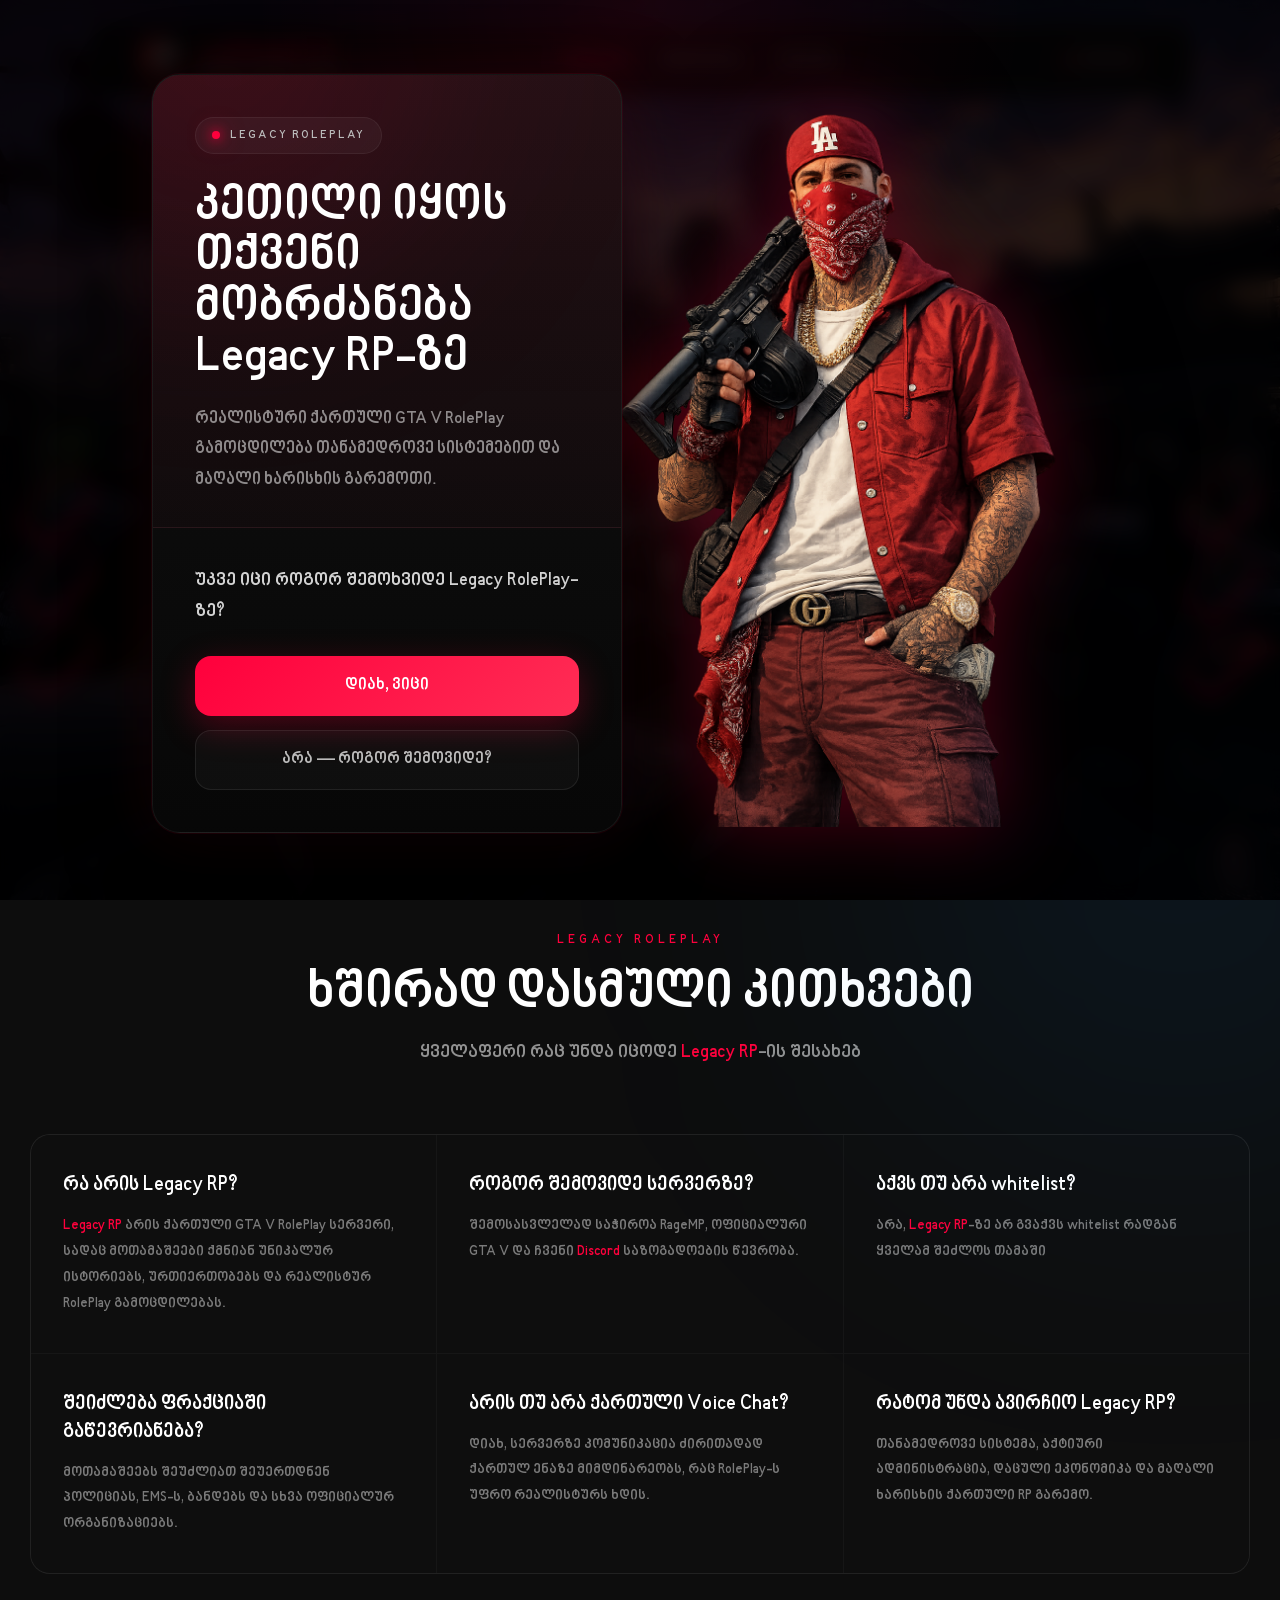
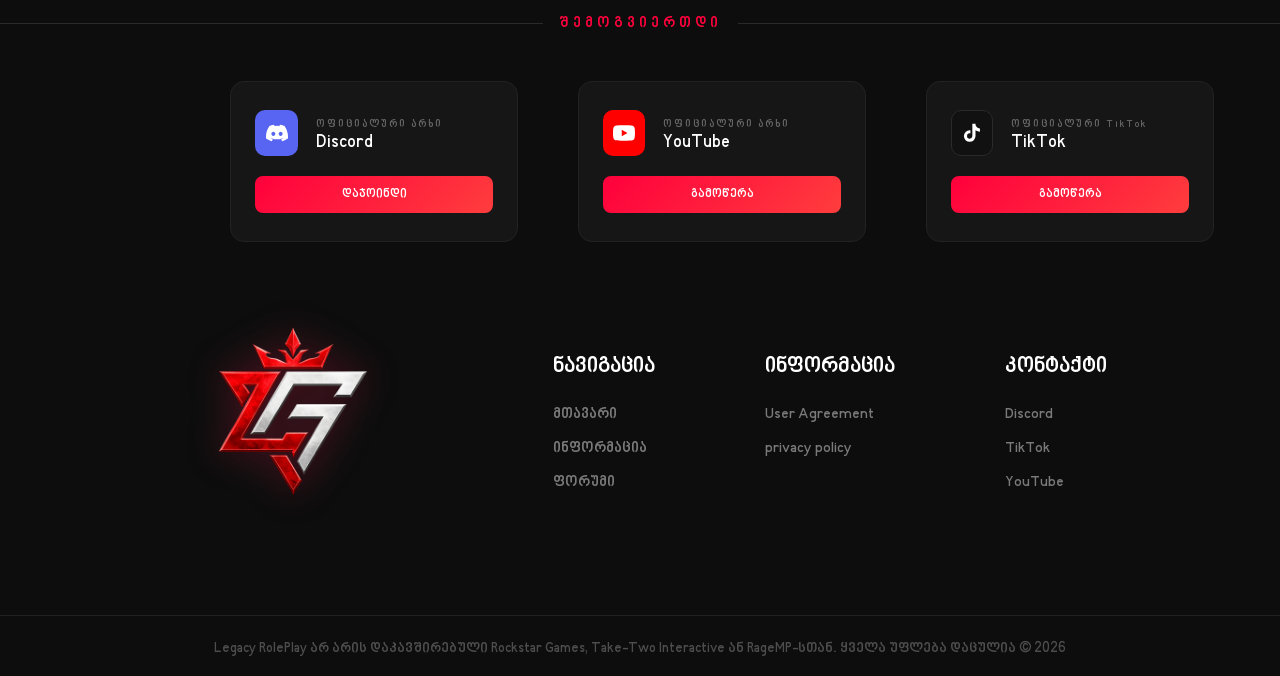
<file: index.html>
<!DOCTYPE html>
<html lang="en">
<head>
  <meta charset="UTF-8" />
  <meta name="viewport" content="width=device-width, initial-scale=1.0"/>

  <title>Legacy RolePlay</title>

  <link rel="stylesheet" href="./style.css">
</head>

<body>

<header class="header">

<a href="./index.html" class="logo">

  <img src="./photo/LegacyRpNewLogo.png" alt="Logo" class="logo-img">

<div class="hero-title">

  <span class="legacy-text">LEGACY</span>

  <span class="rp-text">ROLEPLAY</span>

</div>
</a>
  <nav class="navbar">
    <a href="./index.html" class="active">მთავარი</a>
    <a href="./About.html">ინფორმაცია</a>
    <a href="./Contact.html">ფორუმი</a>
  </nav>

<div class="actions">
  <div class="server-status">
    <div class="status-dot" id="status-dot"></div>
    <span id="server-text">იტვირთება...</span>
  </div>
  <div class="divider"></div>
</div>

<script>
  async function fetchServerStatus() {
    const statusDot = document.getElementById('status-dot');
    const serverText = document.getElementById('server-text');

    try {
      const response = await fetch('http://26.197.31.1:22005/players', {
        signal: AbortSignal.timeout(5000)
      });

      if (!response.ok) throw new Error('offline');

      const data = await response.json();
      const online = Array.isArray(data) ? data.length : (data.count ?? '?');

      statusDot.style.background = '#00ff88';
      serverText.textContent = `ონლაინი: ${online} მოთამაშე`;

    } catch (err) {
      statusDot.style.background = '#ff4444';
      serverText.textContent = 'ოფლაინი';
    }
  }

  fetchServerStatus();
  setInterval(fetchServerStatus, 30000); 
</script>


</div>

</header>

<div class="popup" id="popup">

    <div class="popup-overlay"></div>

    <div class="popup-wrapper">

        <div class="popup-character">
            <img src="./photo/GangMember.png" alt="">
        </div>

        <div class="popup-box">

            <div class="popup-glow"></div>

            <div class="popup-header">

                <div class="popup-badge">
                    <span class="badge-dot"></span>
                    LEGACY ROLEPLAY
                </div>

                <h1>
                    კეთილი იყოს თქვენი<br>
                    მობრძანება Legacy RP-ზე
                </h1>

                <p>
                    რეალისტური ქართული GTA V RolePlay გამოცდილება
                    თანამედროვე სისტემებით და მაღალი ხარისხის გარემოთი.
                </p>

            </div>

            <div class="popup-body">

                <div class="popup-question">
                    უკვე იცი როგორ შემოხვიდე Legacy RolePlay-ზე?
                </div>

                <div class="popup-buttons">

                    <button class="popup-btn primary-btn" onclick="enterSite()">
                        <span>დიახ, ვიცი</span>
                    </button>

                    <button class="popup-btn secondary-btn" onclick="openTutorial()">
                        <span>არა — როგორ შემოვიდე?</span>
                    </button>

                </div>

            </div>

        </div>

    </div>

</div>

  </section>

<div class="scroll-indicator left-scroll">
  <span></span>
  <span></span>
  <span></span>
</div>

<div class="scroll-indicator right-scroll">
  <span></span>
  <span></span>
  <span></span>
</div>

<section class="main-home">

</section>
<h1 class="bre"></h1>
  <script src="./app.js"></script>
 

<section class="faq-section">

    <div class="faq-top">
        <span class="faq-sub">LEGACY ROLEPLAY</span>
        <h1>ხშირად დასმული კითხვები</h1>
        <p>
            ყველაფერი რაც უნდა იცოდე <span>Legacy RP</span>-ის შესახებ
        </p>
    </div>

    <div class="faq-grid">

        <div class="faq-card">
            <h3>რა არის Legacy RP?</h3>
            <p>
                <span>Legacy RP</span> არის ქართული GTA V RolePlay სერვერი,
                სადაც მოთამაშეები ქმნიან უნიკალურ ისტორიებს,
                ურთიერთობებს და რეალისტურ RolePlay გამოცდილებას.
            </p>
        </div>

        <div class="faq-card">
            <h3>როგორ შემოვიდე სერვერზე?</h3>
            <p>
                შემოსასვლელად საჭიროა RageMP, ოფიციალური GTA V
                და ჩვენი <span>Discord</span> საზოგადოების წევრობა.
            </p>
        </div>

        <div class="faq-card">
            <h3>აქვს თუ არა whitelist?</h3>
            <p>
                არა, <span>Legacy RP</span>-ზე არ გვაქვს whitelist რადგან ყველამ შეძლოს თამაში
            </p>
        </div>

        <div class="faq-card">
            <h3>შეიძლება ფრაქციაში გაწევრიანება?</h3>
            <p>
                მოთამაშეებს შეუძლიათ შეუერთდნენ პოლიციას,
                EMS-ს, ბანდებს და სხვა ოფიციალურ ორგანიზაციებს.
            </p>
        </div>

        <div class="faq-card">
            <h3>არის თუ არა ქართული Voice Chat?</h3>
            <p>
                დიახ, სერვერზე კომუნიკაცია ძირითადად ქართულ ენაზე მიმდინარეობს,
                რაც RolePlay-ს უფრო რეალისტურს ხდის.
            </p>
        </div>

        <div class="faq-card">
            <h3>რატომ უნდა ავირჩიო Legacy RP?</h3>
            <p>
                თანამედროვე სისტემა, აქტიური ადმინისტრაცია,
                დაცული ეკონომიკა და მაღალი ხარისხის ქართული RP გარემო.
            </p>
        </div>

    </div>

</section>



<section class="site-footer">
 
  <div class="ft-divider">
    <div class="ft-line"></div>
    <span class="ft-title">შემოგვიერთდი</span>
    <div class="ft-line"></div>
  </div>
 
  <div class="ft-grid">
 
    <div class="ft-card">
      <div class="ft-card-top">
        <div class="ft-icon" style="background:#5865F2;">
          <svg width="22" height="22" viewBox="0 0 24 24" fill="white" xmlns="http://www.w3.org/2000/svg">
            <path d="M20.317 4.492c-1.53-.69-3.17-1.2-4.885-1.49a.075.075 0 0 0-.079.036c-.21.369-.444.85-.608 1.23a18.566 18.566 0 0 0-5.487 0 12.36 12.36 0 0 0-.617-1.23A.077.077 0 0 0 8.562 3c-1.714.29-3.354.8-4.885 1.491a.07.07 0 0 0-.032.027C.533 9.093-.32 13.555.099 17.961a.08.08 0 0 0 .031.055 20.03 20.03 0 0 0 5.993 2.98.078.078 0 0 0 .084-.026c.462-.62.874-1.275 1.226-1.963.021-.04.001-.088-.041-.104a13.201 13.201 0 0 1-1.872-.878.075.075 0 0 1-.008-.125c.126-.093.252-.19.372-.287a.075.075 0 0 1 .078-.01c3.927 1.764 8.18 1.764 12.061 0a.075.075 0 0 1 .079.009c.12.098.245.195.372.288a.075.075 0 0 1-.006.125c-.598.344-1.22.635-1.873.877a.075.075 0 0 0-.041.105c.36.687.772 1.341 1.225 1.962a.077.077 0 0 0 .084.028 19.963 19.963 0 0 0 6.002-2.981.076.076 0 0 0 .032-.054c.5-5.094-.838-9.52-3.549-13.442a.06.06 0 0 0-.031-.028zM8.02 15.278c-1.182 0-2.157-1.069-2.157-2.38 0-1.312.956-2.38 2.157-2.38 1.21 0 2.176 1.077 2.157 2.38 0 1.312-.956 2.38-2.157 2.38zm7.975 0c-1.183 0-2.157-1.069-2.157-2.38 0-1.312.955-2.38 2.157-2.38 1.21 0 2.176 1.077 2.157 2.38 0 1.312-.946 2.38-2.157 2.38z"/>
          </svg>
        </div>
        <div class="ft-meta">
          <span class="ft-sub">ოფიციალური არხი</span>
          <span class="ft-name">Discord</span>
        </div>
      </div>

      <a href="https://discord.gg/FBgQDQxsaq" class="ft-btn">დაჯოინდი</a>
    </div>
 
    <div class="ft-card">
      <div class="ft-card-top">
        <div class="ft-icon" style="background:#FF0000;">
          <svg width="22" height="22" viewBox="0 0 24 24" fill="white" xmlns="http://www.w3.org/2000/svg">
            <path d="M23.498 6.186a3.016 3.016 0 0 0-2.122-2.136C19.505 3.545 12 3.545 12 3.545s-7.505 0-9.377.505A3.017 3.017 0 0 0 .502 6.186C0 8.07 0 12 0 12s0 3.93.502 5.814a3.016 3.016 0 0 0 2.122 2.136c1.871.505 9.376.505 9.376.505s7.505 0 9.377-.505a3.015 3.015 0 0 0 2.122-2.136C24 15.93 24 12 24 12s0-3.93-.502-5.814zM9.545 15.568V8.432L15.818 12l-6.273 3.568z"/>
          </svg>
        </div>
        <div class="ft-meta">
          <span class="ft-sub">ოფიციალური არხი</span>
          <span class="ft-name">YouTube</span>
        </div>
      </div>
      <a href="https://www.youtube.com/@geo-life1" class="ft-btn">გამოწერა</a>
    </div>
 
    <div class="ft-card">
      <div class="ft-card-top">
        <div class="ft-icon" style="background:#111; border:1px solid #2a2a2a;">
          <svg width="22" height="22" viewBox="0 0 24 24" fill="white" xmlns="http://www.w3.org/2000/svg">
            <path d="M19.59 6.69a4.83 4.83 0 0 1-3.77-4.25V2h-3.45v13.67a2.89 2.89 0 0 1-2.88 2.5 2.89 2.89 0 0 1-2.89-2.89 2.89 2.89 0 0 1 2.89-2.89c.28 0 .54.04.79.1V9.01a6.33 6.33 0 0 0-.79-.05 6.34 6.34 0 0 0-6.34 6.34 6.34 6.34 0 0 0 6.34 6.34 6.34 6.34 0 0 0 6.33-6.34V9.02a8.27 8.27 0 0 0 4.84 1.55V7.12a4.85 4.85 0 0 1-1.07-.43z"/>
          </svg>
        </div>
        <div class="ft-meta">
          <span class="ft-sub">ოფიციალური TikTok</span>
          <span class="ft-name">TikTok</span>
        </div>
      </div>
     
      <a href="https://www.tiktok.com/@legacyrpgeo?is_from_webapp=1&sender_device=pc" class="ft-btn">გამოწერა</a>
    </div>
 
  </div>
 
 
</section>

<footer class="custom-footer">

  <div class="footer-top">
    <div class="footer-logo">
      <img src="./photo/LegacyRpNewLogo.png" alt="Legacy RolePlay">
    </div>

    <div class="footer-links">

      <div class="footer-column">
        <h3>ნავიგაცია</h3>

        <a href="./index.html">მთავარი</a>
        <a href="./About.html">ინფორმაცია</a>
        <a href="./Contact.html">ფორუმი</a>
      </div>

      <div class="footer-column">
        <h3>ინფორმაცია</h3>
        <a href="./userargement.html">User Agreement</a>

        <a href="./policy.html">privacy policy</a>
      </div>

      <div class="footer-column">
        <h3>კონტაქტი</h3>

        <a href="https://discord.gg/FBgQDQxsaq">Discord</a>
        <a href="https://www.tiktok.com/@legacyrpgeo?is_from_webapp=1&sender_device=pc">TikTok</a>
        <a href="https://www.youtube.com/@geo-life1">YouTube</a>
      </div>

    </div>

  </div>

  <div class="footer-bottom">


    <div class="footer-bottom-center">
      <p>
        Legacy RolePlay არ არის დაკავშირებული Rockstar Games,
        Take-Two Interactive ან RageMP-სთან.
        ყველა უფლება დაცულია © 2026
      </p>
    </div>

  </div>

</footer>


</body>
</html>
</file>
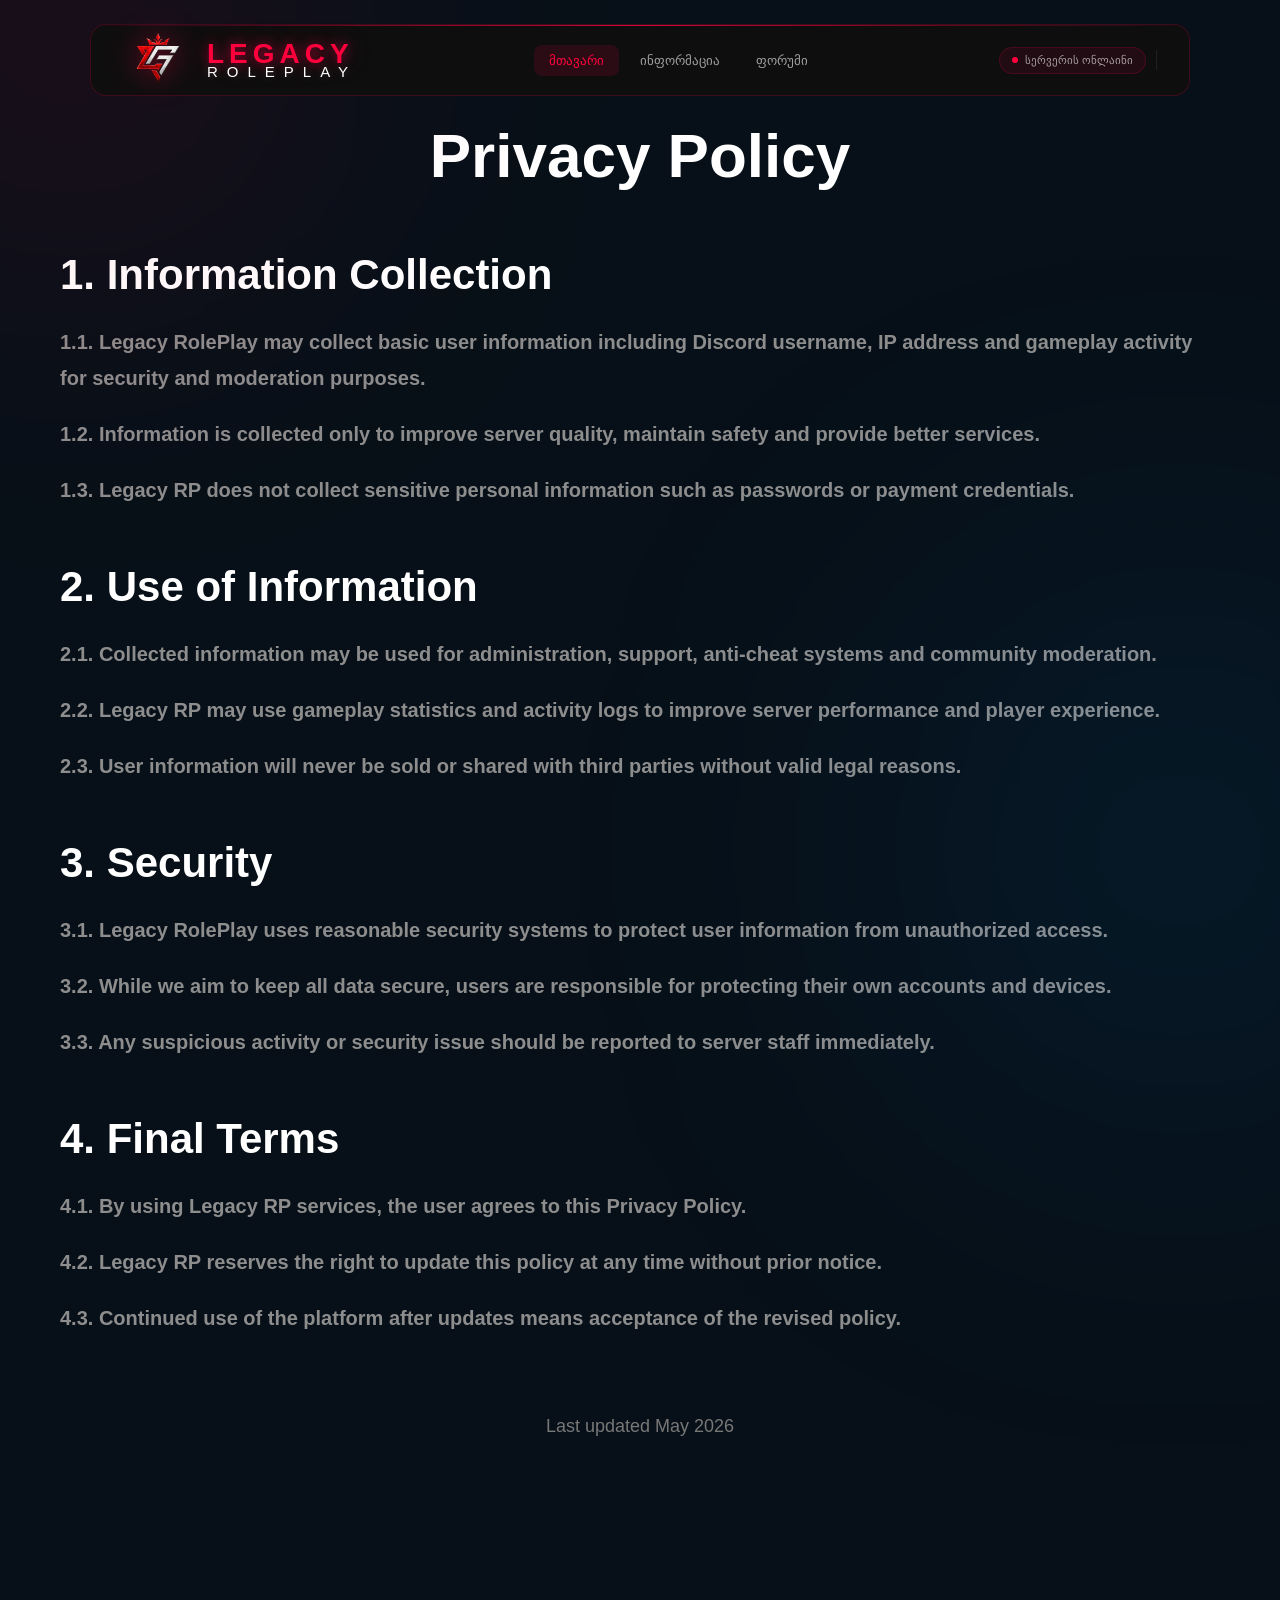
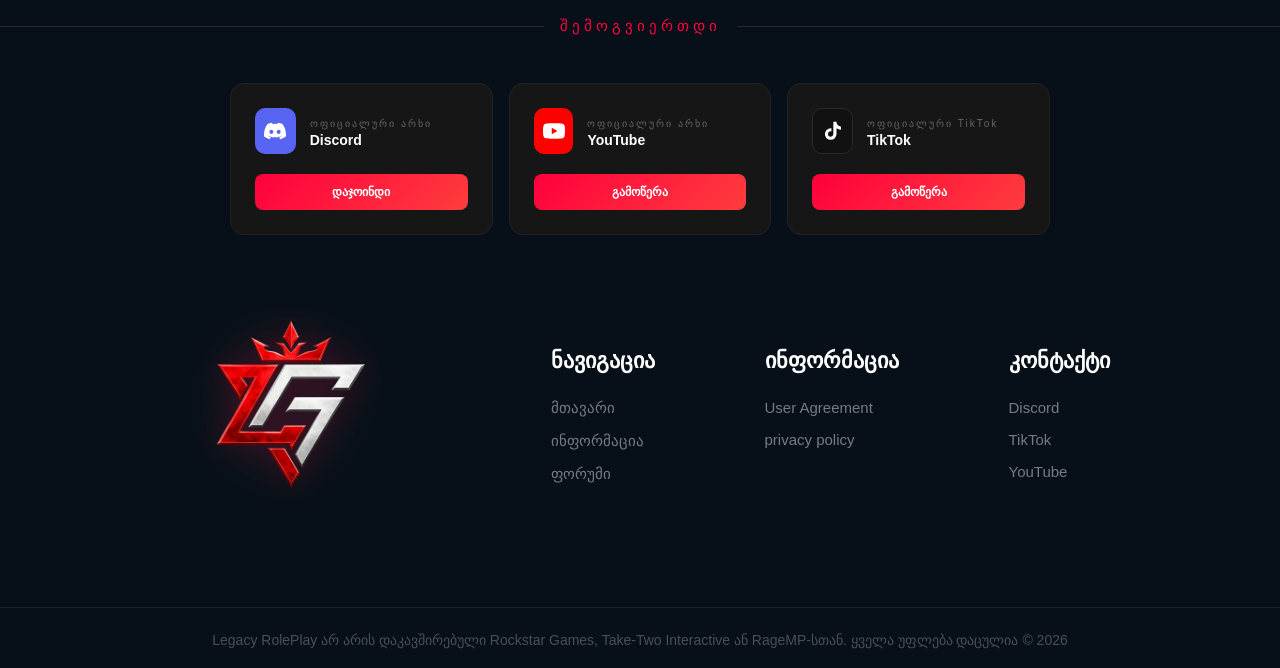
<file: policy.html>
<!DOCTYPE html>
<html lang="en">
<head>
    <meta charset="UTF-8">
    <meta name="viewport" content="width=device-width, initial-scale=1.0">
    <title>Document</title>
    <link rel="stylesheet" href="./policy.css">
</head>
<body>
        <header class="header">

<a href="./index.html" class="logo">

  <img src="./photo/LegacyRpNewLogo.png" alt="Logo" class="logo-img">

<div class="hero-title">

  <span class="legacy-text">LEGACY</span>

  <span class="rp-text">ROLEPLAY</span>

</div>
</a>
  <nav class="navbar">
    <a href="./index.html" class="active">მთავარი</a>
    <a href="./About.html">ინფორმაცია</a>
    <a href="./Contact.html">ფორუმი</a>
  </nav>

  <div class="actions">
    <div class="server-status">
      <div class="status-dot"></div>
      სერვერის ონლაინი
    </div>
    <div class="divider"></div>
  </div>

</header>


<section class="privacy-policy">

  <div class="pp-container">

    <h1>Privacy Policy</h1>

    <div class="pp-block">
      <h2>1. Information Collection</h2>

      <p>
        1.1. Legacy RolePlay may collect basic user information including Discord username, IP address and gameplay activity for security and moderation purposes.
      </p>

      <p>
        1.2. Information is collected only to improve server quality, maintain safety and provide better services.
      </p>

      <p>
        1.3. Legacy RP does not collect sensitive personal information such as passwords or payment credentials.
      </p>
    </div>

    <div class="pp-block">
      <h2>2. Use of Information</h2>

      <p>
        2.1. Collected information may be used for administration, support, anti-cheat systems and community moderation.
      </p>

      <p>
        2.2. Legacy RP may use gameplay statistics and activity logs to improve server performance and player experience.
      </p>

      <p>
        2.3. User information will never be sold or shared with third parties without valid legal reasons.
      </p>
    </div>

    <div class="pp-block">
      <h2>3. Security</h2>

      <p>
        3.1. Legacy RolePlay uses reasonable security systems to protect user information from unauthorized access.
      </p>

      <p>
        3.2. While we aim to keep all data secure, users are responsible for protecting their own accounts and devices.
      </p>

      <p>
        3.3. Any suspicious activity or security issue should be reported to server staff immediately.
      </p>
    </div>

    <div class="pp-block">
      <h2>4. Final Terms</h2>

      <p>
        4.1. By using Legacy RP services, the user agrees to this Privacy Policy.
      </p>

      <p>
        4.2. Legacy RP reserves the right to update this policy at any time without prior notice.
      </p>

      <p>
        4.3. Continued use of the platform after updates means acceptance of the revised policy.
      </p>
    </div>

    <div class="pp-date">
      Last updated May 2026
    </div>

  </div>

</section>
<section class="site-footer">
 
  <div class="ft-divider">
    <div class="ft-line"></div>
    <span class="ft-title">შემოგვიერთდი</span>
    <div class="ft-line"></div>
  </div>
 
  <div class="ft-grid">
 
    <div class="ft-card">
      <div class="ft-card-top">
        <div class="ft-icon" style="background:#5865F2;">
          <svg width="22" height="22" viewBox="0 0 24 24" fill="white" xmlns="http://www.w3.org/2000/svg">
            <path d="M20.317 4.492c-1.53-.69-3.17-1.2-4.885-1.49a.075.075 0 0 0-.079.036c-.21.369-.444.85-.608 1.23a18.566 18.566 0 0 0-5.487 0 12.36 12.36 0 0 0-.617-1.23A.077.077 0 0 0 8.562 3c-1.714.29-3.354.8-4.885 1.491a.07.07 0 0 0-.032.027C.533 9.093-.32 13.555.099 17.961a.08.08 0 0 0 .031.055 20.03 20.03 0 0 0 5.993 2.98.078.078 0 0 0 .084-.026c.462-.62.874-1.275 1.226-1.963.021-.04.001-.088-.041-.104a13.201 13.201 0 0 1-1.872-.878.075.075 0 0 1-.008-.125c.126-.093.252-.19.372-.287a.075.075 0 0 1 .078-.01c3.927 1.764 8.18 1.764 12.061 0a.075.075 0 0 1 .079.009c.12.098.245.195.372.288a.075.075 0 0 1-.006.125c-.598.344-1.22.635-1.873.877a.075.075 0 0 0-.041.105c.36.687.772 1.341 1.225 1.962a.077.077 0 0 0 .084.028 19.963 19.963 0 0 0 6.002-2.981.076.076 0 0 0 .032-.054c.5-5.094-.838-9.52-3.549-13.442a.06.06 0 0 0-.031-.028zM8.02 15.278c-1.182 0-2.157-1.069-2.157-2.38 0-1.312.956-2.38 2.157-2.38 1.21 0 2.176 1.077 2.157 2.38 0 1.312-.956 2.38-2.157 2.38zm7.975 0c-1.183 0-2.157-1.069-2.157-2.38 0-1.312.955-2.38 2.157-2.38 1.21 0 2.176 1.077 2.157 2.38 0 1.312-.946 2.38-2.157 2.38z"/>
          </svg>
        </div>
        <div class="ft-meta">
          <span class="ft-sub">ოფიციალური არხი</span>
          <span class="ft-name">Discord</span>
        </div>
      </div>

      <a href="https://discord.gg/FBgQDQxsaq" class="ft-btn">დაჯოინდი</a>
    </div>
 
    <div class="ft-card">
      <div class="ft-card-top">
        <div class="ft-icon" style="background:#FF0000;">
          <svg width="22" height="22" viewBox="0 0 24 24" fill="white" xmlns="http://www.w3.org/2000/svg">
            <path d="M23.498 6.186a3.016 3.016 0 0 0-2.122-2.136C19.505 3.545 12 3.545 12 3.545s-7.505 0-9.377.505A3.017 3.017 0 0 0 .502 6.186C0 8.07 0 12 0 12s0 3.93.502 5.814a3.016 3.016 0 0 0 2.122 2.136c1.871.505 9.376.505 9.376.505s7.505 0 9.377-.505a3.015 3.015 0 0 0 2.122-2.136C24 15.93 24 12 24 12s0-3.93-.502-5.814zM9.545 15.568V8.432L15.818 12l-6.273 3.568z"/>
          </svg>
        </div>
        <div class="ft-meta">
          <span class="ft-sub">ოფიციალური არხი</span>
          <span class="ft-name">YouTube</span>
        </div>
      </div>
      <a href="https://www.youtube.com/@geo-life1" class="ft-btn">გამოწერა</a>
    </div>
 
    <div class="ft-card">
      <div class="ft-card-top">
        <div class="ft-icon" style="background:#111; border:1px solid #2a2a2a;">
          <svg width="22" height="22" viewBox="0 0 24 24" fill="white" xmlns="http://www.w3.org/2000/svg">
            <path d="M19.59 6.69a4.83 4.83 0 0 1-3.77-4.25V2h-3.45v13.67a2.89 2.89 0 0 1-2.88 2.5 2.89 2.89 0 0 1-2.89-2.89 2.89 2.89 0 0 1 2.89-2.89c.28 0 .54.04.79.1V9.01a6.33 6.33 0 0 0-.79-.05 6.34 6.34 0 0 0-6.34 6.34 6.34 6.34 0 0 0 6.34 6.34 6.34 6.34 0 0 0 6.33-6.34V9.02a8.27 8.27 0 0 0 4.84 1.55V7.12a4.85 4.85 0 0 1-1.07-.43z"/>
          </svg>
        </div>
        <div class="ft-meta">
          <span class="ft-sub">ოფიციალური TikTok</span>
          <span class="ft-name">TikTok</span>
        </div>
      </div>
     
      <a href="https://www.tiktok.com/@legacyrpgeo?is_from_webapp=1&sender_device=pc" class="ft-btn">გამოწერა</a>
    </div>
 
  </div>
 
 
</section>

<footer class="custom-footer">

  <div class="footer-top">
    <div class="footer-logo">
      <img src="./photo/LegacyRpNewLogo.png" alt="Legacy RolePlay">
    </div>

    <div class="footer-links">

      <div class="footer-column">
        <h3>ნავიგაცია</h3>

        <a href="./index.html">მთავარი</a>
        <a href="./About.html">ინფორმაცია</a>
        <a href="./Contact.html">ფორუმი</a>
      </div>

      <div class="footer-column">
        <h3>ინფორმაცია</h3>
        <a href="./userargement.html">User Agreement</a>

        <a href="./policy.html">privacy policy</a>
      </div>

      <div class="footer-column">
        <h3>კონტაქტი</h3>

        <a href="https://discord.gg/FBgQDQxsaq">Discord</a>
        <a href="https://www.tiktok.com/@legacyrpgeo?is_from_webapp=1&sender_device=pc">TikTok</a>
        <a href="https://www.youtube.com/@geo-life1">YouTube</a>
      </div>

    </div>

  </div>

  <div class="footer-bottom">


    <div class="footer-bottom-center">
      <p>
        Legacy RolePlay არ არის დაკავშირებული Rockstar Games,
        Take-Two Interactive ან RageMP-სთან.
        ყველა უფლება დაცულია © 2026
      </p>
    </div>

  </div>

</footer>



</body>
</html>
</file>
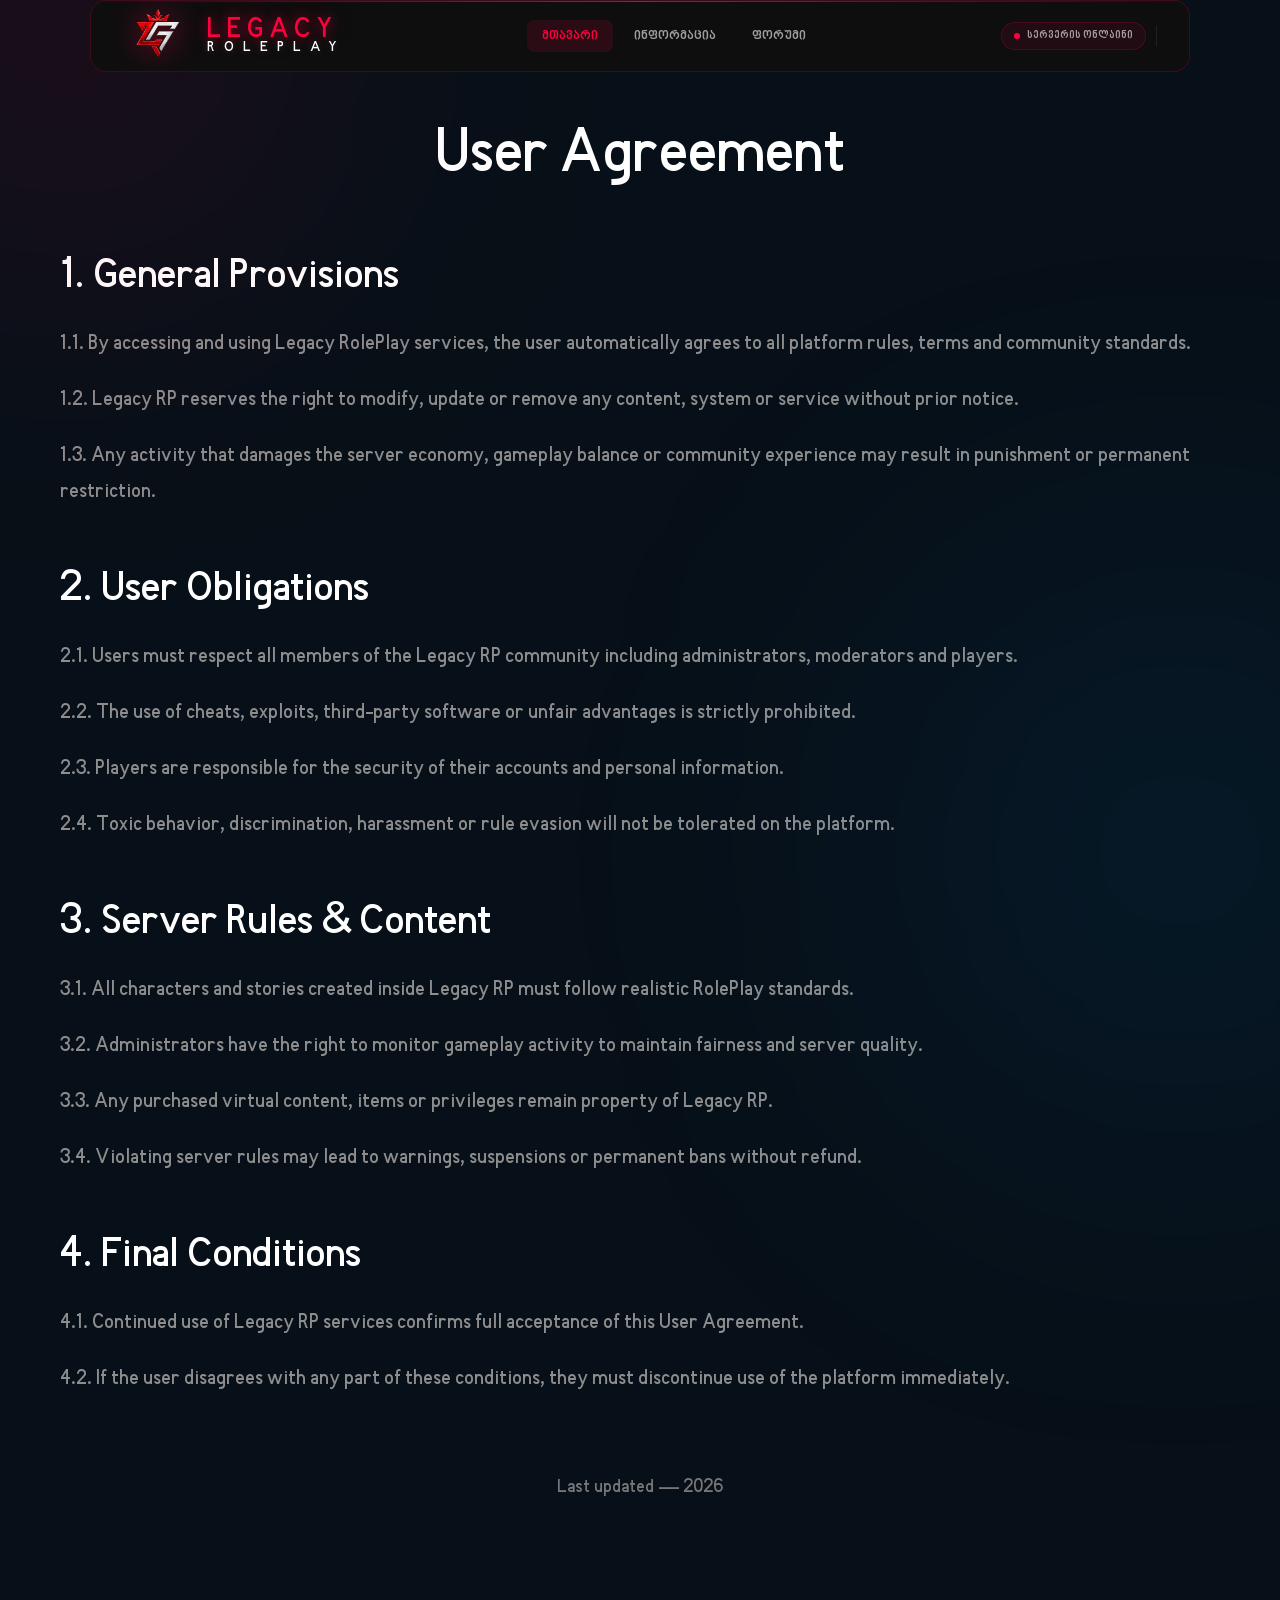
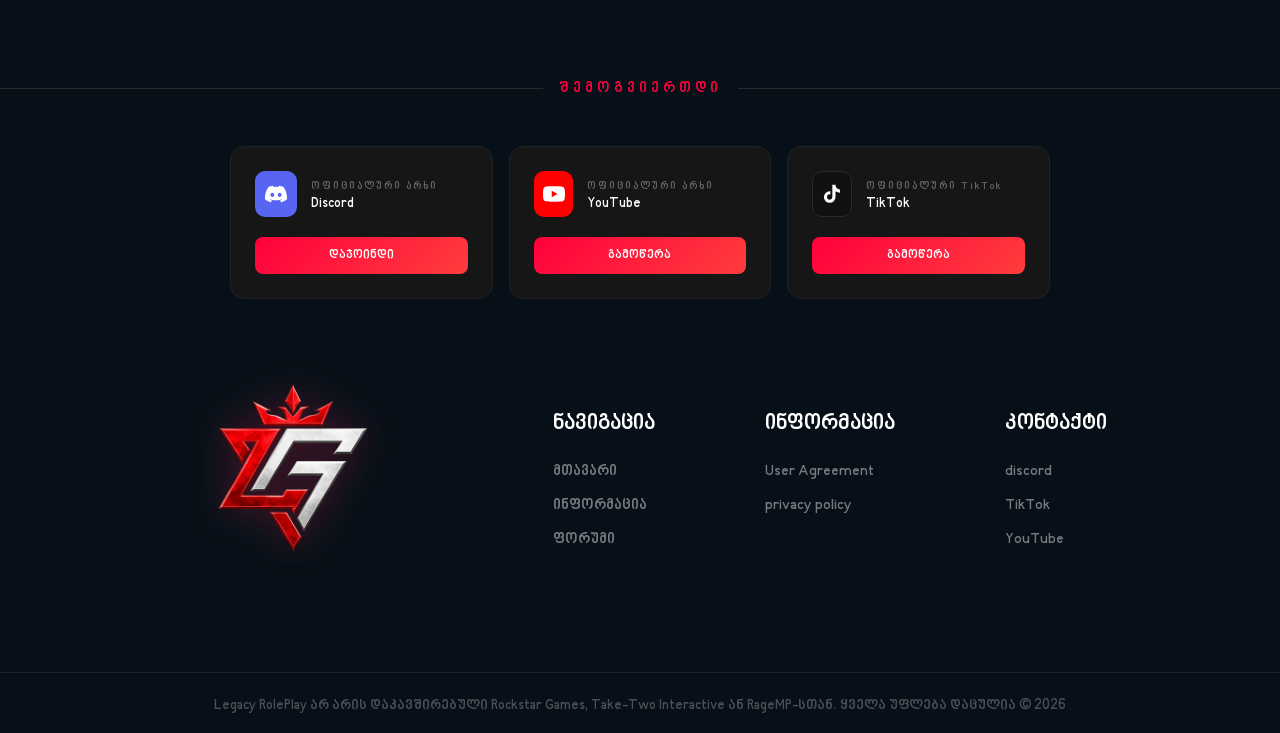
<file: userargement.html>
<!DOCTYPE html>
<html lang="en">
<head>
    <meta charset="UTF-8">
    <meta name="viewport" content="width=device-width, initial-scale=1.0">
    <title>Document</title>
    <link rel="stylesheet" href="userargement.css">
</head>
<body>
    <header class="header">

<a href="./index.html" class="logo">

  <img src="./photo/LegacyRpNewLogo.png" alt="Logo" class="logo-img">

<div class="hero-title">

  <span class="legacy-text">LEGACY</span>

  <span class="rp-text">ROLEPLAY</span>

</div>
</a>
  <nav class="navbar">
    <a href="./index.html" class="active">მთავარი</a>
    <a href="./About.html">ინფორმაცია</a>
    <a href="./Contact.html">ფორუმი</a>
  </nav>

  <div class="actions">
    <div class="server-status">
      <div class="status-dot"></div>
      სერვერის ონლაინი
    </div>
    <div class="divider"></div>
  </div>

</header>

<section class="user-agreement">

  <div class="ua-container">

    <h1>User Agreement</h1>

    <div class="ua-block">
      <h2>1. General Provisions</h2>

      <p>
        1.1. By accessing and using Legacy RolePlay services, the user automatically agrees to all platform rules, terms and community standards.
      </p>

      <p>
        1.2. Legacy RP reserves the right to modify, update or remove any content, system or service without prior notice.
      </p>

      <p>
        1.3. Any activity that damages the server economy, gameplay balance or community experience may result in punishment or permanent restriction.
      </p>
    </div>

    <div class="ua-block">
      <h2>2. User Obligations</h2>

      <p>
        2.1. Users must respect all members of the Legacy RP community including administrators, moderators and players.
      </p>

      <p>
        2.2. The use of cheats, exploits, third-party software or unfair advantages is strictly prohibited.
      </p>

      <p>
        2.3. Players are responsible for the security of their accounts and personal information.
      </p>

      <p>
        2.4. Toxic behavior, discrimination, harassment or rule evasion will not be tolerated on the platform.
      </p>
    </div>

    <div class="ua-block">
      <h2>3. Server Rules & Content</h2>

      <p>
        3.1. All characters and stories created inside Legacy RP must follow realistic RolePlay standards.
      </p>

      <p>
        3.2. Administrators have the right to monitor gameplay activity to maintain fairness and server quality.
      </p>

      <p>
        3.3. Any purchased virtual content, items or privileges remain property of Legacy RP.
      </p>

      <p>
        3.4. Violating server rules may lead to warnings, suspensions or permanent bans without refund.
      </p>
    </div>

    <div class="ua-block">
      <h2>4. Final Conditions</h2>

      <p>
        4.1. Continued use of Legacy RP services confirms full acceptance of this User Agreement.
      </p>

      <p>
        4.2. If the user disagrees with any part of these conditions, they must discontinue use of the platform immediately.
      </p>
    </div>

    <div class="ua-date">
      Last updated — 2026
    </div>

  </div>

</section>




<section class="site-footer">
 
  <div class="ft-divider">
    <div class="ft-line"></div>
    <span class="ft-title">შემოგვიერთდი</span>
    <div class="ft-line"></div>
  </div>
 
  <div class="ft-grid">
 
    <div class="ft-card">
      <div class="ft-card-top">
        <div class="ft-icon" style="background:#5865F2;">
          <svg width="22" height="22" viewBox="0 0 24 24" fill="white" xmlns="http://www.w3.org/2000/svg">
            <path d="M20.317 4.492c-1.53-.69-3.17-1.2-4.885-1.49a.075.075 0 0 0-.079.036c-.21.369-.444.85-.608 1.23a18.566 18.566 0 0 0-5.487 0 12.36 12.36 0 0 0-.617-1.23A.077.077 0 0 0 8.562 3c-1.714.29-3.354.8-4.885 1.491a.07.07 0 0 0-.032.027C.533 9.093-.32 13.555.099 17.961a.08.08 0 0 0 .031.055 20.03 20.03 0 0 0 5.993 2.98.078.078 0 0 0 .084-.026c.462-.62.874-1.275 1.226-1.963.021-.04.001-.088-.041-.104a13.201 13.201 0 0 1-1.872-.878.075.075 0 0 1-.008-.125c.126-.093.252-.19.372-.287a.075.075 0 0 1 .078-.01c3.927 1.764 8.18 1.764 12.061 0a.075.075 0 0 1 .079.009c.12.098.245.195.372.288a.075.075 0 0 1-.006.125c-.598.344-1.22.635-1.873.877a.075.075 0 0 0-.041.105c.36.687.772 1.341 1.225 1.962a.077.077 0 0 0 .084.028 19.963 19.963 0 0 0 6.002-2.981.076.076 0 0 0 .032-.054c.5-5.094-.838-9.52-3.549-13.442a.06.06 0 0 0-.031-.028zM8.02 15.278c-1.182 0-2.157-1.069-2.157-2.38 0-1.312.956-2.38 2.157-2.38 1.21 0 2.176 1.077 2.157 2.38 0 1.312-.956 2.38-2.157 2.38zm7.975 0c-1.183 0-2.157-1.069-2.157-2.38 0-1.312.955-2.38 2.157-2.38 1.21 0 2.176 1.077 2.157 2.38 0 1.312-.946 2.38-2.157 2.38z"/>
          </svg>
        </div>
        <div class="ft-meta">
          <span class="ft-sub">ოფიციალური არხი</span>
          <span class="ft-name">Discord</span>
        </div>
      </div>

      <a href="https://discord.gg/FBgQDQxsaq" class="ft-btn">დაჯოინდი</a>
    </div>
 
    <div class="ft-card">
      <div class="ft-card-top">
        <div class="ft-icon" style="background:#FF0000;">
          <svg width="22" height="22" viewBox="0 0 24 24" fill="white" xmlns="http://www.w3.org/2000/svg">
            <path d="M23.498 6.186a3.016 3.016 0 0 0-2.122-2.136C19.505 3.545 12 3.545 12 3.545s-7.505 0-9.377.505A3.017 3.017 0 0 0 .502 6.186C0 8.07 0 12 0 12s0 3.93.502 5.814a3.016 3.016 0 0 0 2.122 2.136c1.871.505 9.376.505 9.376.505s7.505 0 9.377-.505a3.015 3.015 0 0 0 2.122-2.136C24 15.93 24 12 24 12s0-3.93-.502-5.814zM9.545 15.568V8.432L15.818 12l-6.273 3.568z"/>
          </svg>
        </div>
        <div class="ft-meta">
          <span class="ft-sub">ოფიციალური არხი</span>
          <span class="ft-name">YouTube</span>
        </div>
      </div>
      <a href="https://www.youtube.com/@geo-life1" class="ft-btn">გამოწერა</a>
    </div>
 
    <div class="ft-card">
      <div class="ft-card-top">
        <div class="ft-icon" style="background:#111; border:1px solid #2a2a2a;">
          <svg width="22" height="22" viewBox="0 0 24 24" fill="white" xmlns="http://www.w3.org/2000/svg">
            <path d="M19.59 6.69a4.83 4.83 0 0 1-3.77-4.25V2h-3.45v13.67a2.89 2.89 0 0 1-2.88 2.5 2.89 2.89 0 0 1-2.89-2.89 2.89 2.89 0 0 1 2.89-2.89c.28 0 .54.04.79.1V9.01a6.33 6.33 0 0 0-.79-.05 6.34 6.34 0 0 0-6.34 6.34 6.34 6.34 0 0 0 6.34 6.34 6.34 6.34 0 0 0 6.33-6.34V9.02a8.27 8.27 0 0 0 4.84 1.55V7.12a4.85 4.85 0 0 1-1.07-.43z"/>
          </svg>
        </div>
        <div class="ft-meta">
          <span class="ft-sub">ოფიციალური TikTok</span>
          <span class="ft-name">TikTok</span>
        </div>
      </div>
     
      <a href="https://www.tiktok.com/@legacyrpgeo?is_from_webapp=1&sender_device=pc" class="ft-btn">გამოწერა</a>
    </div>
 
  </div>
 
 
</section>

<footer class="custom-footer">

  <div class="footer-top">
    <div class="footer-logo">
      <img src="./photo/LegacyRpNewLogo.png" alt="Legacy RolePlay">
    </div>

    <div class="footer-links">

      <div class="footer-column">
        <h3>ნავიგაცია</h3>

        <a href="./index.html">მთავარი</a>
        <a href="./About.html">ინფორმაცია</a>
        <a href="./Contact.html">ფორუმი</a>
      </div>

      <div class="footer-column">
        <h3>ინფორმაცია</h3>
        
        <a href="./userargement.html">User Agreement</a>

        <a href="./policy.html">privacy policy</a>
      </div>

      <div class="footer-column">
        <h3>კონტაქტი</h3>

        <a href="https://discord.gg/FBgQDQxsaq">discord</a>
        <a href="https://www.tiktok.com/@legacyrpgeo?is_from_webapp=1&sender_device=pc">TikTok</a>
        <a href="https://www.youtube.com/@geo-life1">YouTube</a>
      </div>

    </div>

  </div>

  <div class="footer-bottom">


    <div class="footer-bottom-center">
      <p>
        Legacy RolePlay არ არის დაკავშირებული Rockstar Games,
        Take-Two Interactive ან RageMP-სთან.
        ყველა უფლება დაცულია © 2026
      </p>
    </div>

  </div>

</footer>




</body>
</html>
</file>
<file: style.css>
*{
    margin:0;
    padding:0;
    box-sizing:border-box;
    font-family:'MyFont',sans-serif;
}




body{
    background:#0d0d0d;
    color:white;
    overflow-x:hidden;

}

@font-face{
    font-family:'MyFont';
    src:url('./font/bpg_nino_mtavruli_bold.ttf') format('truetype');
}

.header{
    width:90%;
    max-width:1100px;
    height:72px;

    position:absolute;
    top:24px;
    left:50%;
    transform:translateX(-50%);

    display:flex;
    align-items:center;
    justify-content:space-between;

    padding:0 32px;

    background:rgba(15,15,15,0.95);
    border:1px solid rgba(255,0,70,0.2);
    border-radius:16px;

    backdrop-filter:blur(12px);

    z-index:1000;
}

.header::before{
    content:'';
    position:absolute;
    top:0;
    left:0;
    width:100%;
    height:1px;

    background:linear-gradient(
        90deg,
        transparent,
        rgba(255,0,70,0.8),
        transparent
    );
}


.logo{
    display:flex;
    align-items:center;
    gap:14px;
    text-decoration:none;
}

.logo-img{
    width:70px;
    height:70px;
    object-fit:contain;

    filter:drop-shadow(0 0 14px rgba(255,0,70,0.5));

    transition:0.3s;
}

.logo-img:hover{
    transform:scale(1.05);
    filter:drop-shadow(0 0 22px rgba(255,0,70,0.7));
}


.hero-title{
    display:flex;
    flex-direction:column;
    line-height:0.85;
}

.legacy-text{
    font-size:28px;
    font-weight:900;
    letter-spacing:5px;

    color:#ff003c;

    text-shadow:
    0 0 12px rgba(255,0,70,0.6),
    0 0 30px rgba(255,0,70,0.3);
}

.rp-text{
    font-size:15px;
    letter-spacing:9px;
    color:white;

    text-shadow:
    0 0 10px rgba(255,255,255,0.2);
}


.navbar{
    display:flex;
    align-items:center;
    gap:6px;
}

.navbar a{
    text-decoration:none;
    color:rgba(255,255,255,0.6);

    font-size:13px;
    font-weight:500;

    padding:8px 15px;
    border-radius:8px;

    transition:0.25s;
}

.navbar a:hover{
    color:white;
    background:rgba(255,0,70,0.08);
}

.navbar a.active{
    color:#ff003c;
    background:rgba(255,0,70,0.12);
}


.actions{
    display:flex;
    align-items:center;
    gap:10px;
}

.server-status{
    display:flex;
    align-items:center;
    gap:7px;

    background:rgba(255,0,70,0.08);
    border:1px solid rgba(255,0,70,0.18);

    padding:6px 12px;
    border-radius:20px;

    font-size:11px;
    color:rgba(255,255,255,0.6);
}

.status-dot{
    width:6px;
    height:6px;

    background:#ff003c;
    border-radius:50%;

    animation:pulse 2s infinite;
}

@keyframes pulse{
    0%,100%{
        box-shadow:0 0 0 2px rgba(255,0,70,0.2);
    }

    50%{
        box-shadow:0 0 0 6px rgba(255,0,70,0.08);
    }
}


.popup{
    position:fixed;
    inset:0;

    display:flex;
    align-items:center;
    justify-content:center;

    z-index:99999;
    overflow:hidden;
}

.popup-overlay{
    position:absolute;
    inset:0;

    background:
        radial-gradient(circle at top,#ff003c15 0%,transparent 35%),
        rgba(0,0,0,0.82);

    backdrop-filter:blur(10px);
}

.popup-wrapper{
    position:relative;

    display:flex;
    align-items:flex-end;
    flex-direction: row-reverse;
    gap:0;

    animation:popupAnim .45s ease;
}

@keyframes popupAnim{
    from{
        opacity:0;
        transform:translateY(30px) scale(.95);
    }

    to{
        opacity:1;
        transform:translateY(0) scale(1);
    }
}


.popup-character{
    position:relative;

    left:-40px;
    z-index:3;

    pointer-events:none;
}

.popup-character img{
    height:760px;
    object-fit:contain;

    filter:
        drop-shadow(0 0 40px rgba(255,0,60,0.28))
        drop-shadow(0 20px 60px rgba(0,0,0,0.65));

    animation:characterFloat 4s ease-in-out infinite;
}

@keyframes characterFloat{
    0%{
        transform:translateY(0px);
    }

    50%{
        transform:translateY(-12px);
    }

    100%{
        transform:translateY(0px);
    }
}

/* POPUP BOX */

.popup-box{
    position:relative;

    width:470px;

    border-radius:28px;

    overflow:hidden;

    background:
        linear-gradient(
            180deg,
            rgba(18,18,18,0.98) 0%,
            rgba(7,7,7,0.98) 100%
        );

    border:1px solid rgba(255,255,255,0.06);

    box-shadow:
        0 0 0 1px rgba(255,0,60,0.08),
        0 25px 80px rgba(0,0,0,0.65),
        0 0 60px rgba(255,0,60,0.10);

    z-index:5;
}

.popup-glow{
    position:absolute;

    width:420px;
    height:420px;

    background:rgba(255,0,60,0.12);

    border-radius:50%;

    filter:blur(120px);

    top:-240px;
    left:-140px;
}

.popup-header{
    position:relative;

    padding:42px 42px 32px;

    border-bottom:1px solid rgba(255,255,255,0.05);

    background:
        linear-gradient(
            180deg,
            rgba(255,0,60,0.08) 0%,
            rgba(255,0,60,0.02) 100%
        );
}

.popup-badge{
    width:max-content;

    display:flex;
    align-items:center;
    gap:10px;

    padding:10px 16px;

    border-radius:50px;

    background:rgba(255,255,255,0.04);

    border:1px solid rgba(255,255,255,0.06);

    color:#bcbcbc;
    font-size:12px;
    font-weight:700;
    letter-spacing:2px;
}

.badge-dot{
    width:8px;
    height:8px;

    border-radius:50%;

    background:#ff003c;

    box-shadow:
        0 0 12px #ff003c,
        0 0 25px #ff003c;
}

.popup-header h1{
    margin-top:28px;

    color:white;

    font-size:48px;
    line-height:1.05;
    font-weight:800;
}

.popup-header p{
    margin-top:20px;
*{
    margin:0;
    padding:0;
    box-sizing:border-box;
    font-family:Arial,sans-serif;
}

    color:rgba(255,255,255,0.52);

    font-size:17px;
    line-height:1.8;
}

.popup-body{
    padding:38px 42px 42px;
}

.popup-question{
    color:rgba(255,255,255,0.82);

    font-size:18px;
    line-height:1.7;

    margin-bottom:28px;
}

.popup-buttons{
    display:flex;
    flex-direction:column;
    gap:14px;
}

.popup-btn{
    width:100%;
    height:60px;

    border:none;
    border-radius:16px;

    cursor:pointer;

    font-size:16px;
    font-weight:700;

    transition:.28s ease;
}

.primary-btn{
    background:
        linear-gradient(
            135deg,
            #ff003c,
            #ff2d55
        );

    color:white;

    box-shadow:
        0 10px 35px rgba(255,0,60,0.28);
}

.primary-btn:hover{
    transform:translateY(-3px);

    box-shadow:
        0 15px 45px rgba(255,0,60,0.38);
}

.secondary-btn{
    background:rgba(255,255,255,0.03);

    border:1px solid rgba(255,255,255,0.08);

    color:rgba(255,255,255,0.72);
}

.secondary-btn:hover{
    background:rgba(255,255,255,0.05);

    border-color:rgba(255,255,255,0.14);

    color:white;

    transform:translateY(-2px);
}



.primary-btn{
    background:
        linear-gradient(
            135deg,
            #ff003c,
            #ff2d55
        );

    color:white;

    box-shadow:
        0 10px 35px rgba(255,0,60,0.28);
}

.primary-btn:hover{
    transform:translateY(-3px);

    box-shadow:
        0 15px 45px rgba(255,0,60,0.38);
}

.secondary-btn{
    background:rgba(255,255,255,0.03);

    border:1px solid rgba(255,255,255,0.08);

    color:rgba(255,255,255,0.72);
}

.secondary-btn:hover{
    background:rgba(255,255,255,0.05);

    border-color:rgba(255,255,255,0.14);

    color:white;

    transform:translateY(-2px);
}
.main-home{
    position:relative;

    width:100%;
    min-height:100vh;

    display:flex;
    align-items:center;
    justify-content:center;

    overflow:hidden;

    background:
    linear-gradient(rgba(0,0,0,0.65), rgba(0,0,0,0.78)),
    url('./photo/F8272C2F-F774-4B77-8D1E-2B78F1D14E77.png');

    background-size:cover;
    background-position:center;
    background-repeat:no-repeat;
    filter: brightness(2.9);
}

.scroll-indicator{
    position:absolute;
    bottom:205px;
    display:flex;
    flex-direction:column;
    align-items:center;
    gap:6px;
    z-index:5;
    
    animation: floatArrow 2s ease-in-out infinite;
}

.left-scroll{
    left:40px;
}

.right-scroll{
    right:40px;
}

.scroll-indicator span{
    width:36px;
    height:70px;

    border-right:3px solid #ff003c;
    border-bottom:3px solid #ff003c;

    transform:rotate(45deg);

    animation: arrowFade 1.5s infinite;
    box-shadow:
        0 0 12px rgba(255,0,60,0.6),
        0 0 25px rgba(255,0,60,0.3);
}

.scroll-indicator span:nth-child(2){
    animation-delay:0.2s;
}

.scroll-indicator span:nth-child(3){
    animation-delay:0.4s;
}

@keyframes arrowFade{
    0%{
        opacity:0;
        transform:rotate(45deg) translate(-5px,-5px);
    }

    50%{
        opacity:1;
    }

    100%{
        opacity:0;
        transform:rotate(45deg) translate(5px,5px);
    }
}

@keyframes floatArrow{
    0%,100%{
        transform:translateY(0);
    }

    50%{
        transform:translateY(10px);
    }
}



.main-home::before{
    content:'';

    position:absolute;

    width:600px;
    height:600px;

    background:rgba(#0D0D0D);

    border-radius:50%;

    filter:blur(120px);

    top:50%;
    left:50%;

    transform:translate(-50%,-50%);
}

.faq-section {
    padding: 0px 30px ;
    background-color: #0D0D0D;
}

.faq-top {
    text-align: center;
    margin-bottom: 70px;
    margin-top: 30px;
}

.faq-sub {
    color: #ff003c;
    font-size: 13px;
    letter-spacing: 4px;
    font-weight: 700;
}

.faq-top h1 {
    font-size: 52px;
    margin-top: 14px;
    margin-bottom: 18px;
    color: white;
}

.faq-top p {
    color: rgba(255,255,255,0.55);
    font-size: 18px;
}

.faq-top p span {
    color: #ff003c;
    font-weight: 700;
}

.faq-grid {
    display: grid;
    grid-template-columns: repeat(3, 1fr);
    gap: 1px;
    background: rgba(255, 255, 255, 0.04);
    border-radius: 20px;
    overflow: hidden;
    border: 1px solid rgba(255, 255, 255, 0.05);
}

.faq-card {
    background: #0e0e0e;
    border: none;
    border-radius: 0;
    padding: 36px 32px;
    transition: background 0.3s ease;
    position: relative;
}




.faq-card h3 {
    font-size: 20px;
    line-height: 1.4;
    margin-bottom: 14px;
    color: #ffffff;
    font-weight: 700;
}

.faq-card p {
    color: rgba(255, 255, 255, 0.45);
    line-height: 1.85;
    font-size: 14px;
}

.faq-card p span {
    color: #ff003c;
    font-weight: 700;
}


.site-footer{
    margin-top:0;
    padding-top:40px;
    padding-bottom: 10px;
    background:#0D0D0D;
    border-top:none;
    
    
}



.ft-divider{
    display:flex;
    align-items:center;
    gap:16px;
     
    margin-bottom:48px;
}

.ft-line{
    flex:1;
    height:1px;
    background:#2a2a2a;
}

.ft-title{
    font-size:15px;
    letter-spacing:4px;
    color:#ff003c;
}

.ft-grid{
    display:grid;
    grid-template-columns:repeat(3,1fr);

    gap:60px;
    
    max-width:820px;
    margin:0 auto 48px;
}

.ft-card{
    background:#161616;
     width: 288px;
    border:1px solid #222;
    border-radius:14px;
    
    padding:28px 24px;
    
}

.ft-card:hover{

    border-color:rgba(255, 255, 255, 0.35);

}

.ft-card-top{
    display:flex;
    align-items:center;
    gap:18px;

    margin-bottom:20px;
}

.ft-icon{
    width:46px;
    height:46px;

    border-radius:10px;

    display:flex;
    align-items:center;
    justify-content:center;
}

.ft-sub{
    font-size:10px;
    color:#666;
    letter-spacing:2px;
}

.ft-name{
    font-size:18px;
    color:white;
    font-weight:600;
}

.ft-btn{
    display:block;

    text-align:center;
    text-decoration:none;

    padding:11px;

    border-radius:8px;

    background:linear-gradient(135deg,#ff003c,#ff3d3d);

    color:white;
    font-size:12px;
    font-weight:600;

    transition:0.25s;
}

.ft-btn:hover{
    box-shadow:0 0 20px rgba(255,0,70,0.3);
}

.ft-bottom{
    border-top:1px solid #1e1e1e;

    padding-top:28px;

    display:flex;
    justify-content:space-between;
    align-items:center;

    max-width:820px;
    margin:0 auto;

    flex-wrap:wrap;
    gap:10px;
}

.ft-copy{
    font-size:11px;
    color:#555;
}

.ft-accent{
    color:#ff003c;
}

.custom-footer{
    margin-top:0;
    border-top:none;
}

.custom-footer::before{
    content:'';
    position:absolute;

    width:500px;
    height:500px;

    background:rgba(255,0,60,0.10);

    border-radius:50%;

    filter:blur(140px);

    top:-220px;
    left:-180px;
}


.custom-footer::after{
    content:'';
    position:absolute;

    width:600px;
    height:600px;

    background:rgba(0,140,255,0.08);

    border-radius:50%;

    filter:blur(150px);

    bottom:-250px;
    right:-200px;
}


.footer-top{
    position:relative;
    z-index:2;

    display:flex;
    align-items: center;
justify-content: center;
    gap:140px;
   
    flex-wrap:wrap;

    
}


.footer-logo img{
    width:240px;
    object-fit:contain;

    filter:
        drop-shadow(0 0 18px rgba(255,0,60,0.25))
        drop-shadow(0 0 35px rgba(255,255,255,0.06));
}


.footer-links{
    display:flex;
    gap:110px;
    flex-wrap:wrap;
}

.footer-column{
    display:flex;
    flex-direction:column;
    gap:15px;
}

.footer-column h3{
    color:#ffffff;
    font-size:22px;
    font-weight:700;

    margin-bottom:10px;
}

.footer-column a{
    color:rgba(255,255,255,0.45);

    text-decoration:none;

    font-size:15px;

    transition:0.25s ease;
}

.footer-column a:hover{
    color:#e7e7e7;


}

.footer-bottom{
    position:relative;
    z-index:2;

    margin-top:70px;
    padding-top:20px;

    border-top:1px solid rgba(255,255,255,0.08);

    display:flex;
    justify-content:space-between;
    align-items:center;

    gap:30px;
    flex-wrap:wrap;
}

.footer-bottom-left a{
    color:#ff003c;

    font-size:15px;
    font-weight:600;    

    text-decoration:none;

    transition:0.25s;
}

.footer-bottom-left a:hover{
    opacity:0.7;
}

.footer-bottom-center{
    flex:1;
    text-align:center;
    
}

.footer-bottom-center p{
    color:rgba(248, 246, 246, 0.28);
    padding-bottom: 15px;
    font-size:14px;
    line-height:1.8;
}

/* =========================
   RESPONSIVE DESIGN
========================= */

/* LAPTOP */
@media (max-width: 1200px){

    .header{
        width:95%;
        padding:0 20px;
    }

    .popup-character img{
        height:620px;
    }

    .popup-box{
        width:420px;
    }

    .faq-grid{
        grid-template-columns:repeat(2,1fr);
    }

    .footer-top{
        gap:70px;
    }

    .footer-links{
        gap:60px;
    }
}


@media (max-width: 992px){

    .header{
        height:auto;
        padding:18px;
        flex-wrap:wrap;
        gap:18px;
        justify-content:center;
    }

    .navbar{
        order:3;
        width:100%;
        justify-content:center;
        flex-wrap:wrap;
    }

    .actions{
        width:100%;
        justify-content:center;
    }

    .popup-wrapper{
        flex-direction:column;
        align-items:center;
    }

    .popup-character{
        left:0;
        margin-bottom:-40px;
    }

    .popup-character img{
        height:420px;
    }

    .popup-box{
        width:90%;
        max-width:500px;
    }

    .popup-header h1{
        font-size:38px;
    }

    .faq-grid{
        grid-template-columns:1fr;
    }

    .faq-top h1{
        padding-top: 20px;
        font-size:40px;
    }

    .ft-grid{
        grid-template-columns:1fr;
        max-width:500px;
    }

    .footer-top{
        flex-direction:column;
        text-align:center;
        gap:50px;
    }

    .footer-links{
        justify-content:center;
        gap:50px;
    }

    .footer-bottom{
        justify-content:center;
        text-align:center;
    }

    .scroll-indicator{
        display:none;
    }
}


/* MOBILE */
@media (max-width: 600px){

    body{
        overflow-x:hidden;
    }

    .header{
        top:10px;
        border-radius:14px;
        padding:14px;
    }

    .logo{
        gap:10px;
    }

    .logo-img{
        width:55px;
        height:55px;
    }

    .legacy-text{
        font-size:20px;
        letter-spacing:3px;
    }

    .rp-text{
        font-size:11px;
        letter-spacing:5px;
    }

    .navbar{
        gap:8px;
    }

    .navbar a{
        font-size:12px;
        padding:8px 12px;
    }

    .server-status{
        width:100%;
        justify-content:center;
    }

    .popup{
        padding:20px;
    }

    .popup-character{
        display:none;
    }

    .popup-box{
        width:100%;
        border-radius:22px;
    }

    .popup-header{
        padding:28px 24px;
    }

    .popup-header h1{
        font-size:30px;
        line-height:1.2;
    }

    .popup-header p{
        font-size:15px;
        line-height:1.7;
    }

    .popup-body{
        padding:24px;
    }

    .popup-question{
        font-size:16px;
    }

    .popup-btn{
        height:54px;
        font-size:15px;
    }

    .main-home{
        min-height:80vh;
        background-position:center;
    }

    .faq-section{
        padding:70px 18px;
    }

    .faq-top{
        margin-bottom:45px;
    }

    .faq-top h1{
        font-size:30px;
        line-height:1.2;
    }

    .faq-top p{
        font-size:15px;
    }

    .faq-card{
        padding:22px;
    }

    .faq-card h3{
        font-size:20px;
    }

    .faq-card p{
        font-size:14px;
        line-height:1.7;
    }

    .site-footer{
        padding:50px 18px 20px;
    }

    .ft-divider{
        gap:10px;
    }

    .ft-title{
        font-size:10px;
        letter-spacing:2px;
    }

    .ft-card{
        padding:20px;
    }

    .footer-logo img{
        width:170px;
    }

    .footer-links{
        flex-direction:column;
        gap:35px;
    }

    .footer-column h3{
        font-size:18px;
    }

    .footer-column a{
        font-size:14px;
    }

    .footer-bottom{
        margin-top:40px;
        padding-top:20px;
    }

    .footer-bottom-center p{
        font-size:12px;
        line-height:1.7;
    }
}


/* EXTRA SMALL DEVICES */
@media (max-width: 400px){

    .legacy-text{
        font-size:17px;
    }

    .rp-text{
        font-size:10px;
        letter-spacing:3px;
    }

    .popup-header h1{
        font-size:24px;
    }

    .popup-header p{
        font-size:14px;
    }

    .faq-top h1{
        font-size:26px;
    }

    .faq-card h3{
        font-size:18px;
    }

    .faq-card{
        padding:18px;
    }

    .ft-btn{
        font-size:11px;
    }
}
</file>
<file: policy.css>
*{
    margin:0;
    padding:0;
    box-sizing:border-box;
        font-family:'MyFont',sans-serif;

    
html,body{
    overflow-x:hidden;
    background:#071018;
}
@font-face{
    font-family:'MyFont';
    src:url('./font/bpg_nino_mtavruli_bold.ttf') format('truetype');
}

}
.header{
    width:90%;
    max-width:1100px;
    height:72px;

    position:absolute;
    top:24px;
    left:50%;
    transform:translateX(-50%);

    display:flex;
    align-items:center;
    justify-content:space-between;

    padding:0 32px;

    background:rgba(15,15,15,0.95);
    border:1px solid rgba(255,0,70,0.2);
    border-radius:16px;

    backdrop-filter:blur(12px);

    z-index:1000;
}

.header::before{
    content:'';
    position:absolute;
    top:0;
    left:0;
    width:100%;
    height:1px;

    background:linear-gradient(
        90deg,
        transparent,
        rgba(255,0,70,0.8),
        transparent
    );
}


.logo{
    display:flex;
    align-items:center;
    gap:14px;
    text-decoration:none;
}

.logo-img{
    width:70px;
    height:70px;
    object-fit:contain;

    filter:drop-shadow(0 0 14px rgba(255,0,70,0.5));

    transition:0.3s;
}

.logo-img:hover{
    transform:scale(1.05);
    filter:drop-shadow(0 0 22px rgba(255,0,70,0.7));
}


.hero-title{
    display:flex;
    flex-direction:column;
    line-height:0.85;
}

.legacy-text{
    font-size:28px;
    font-weight:900;
    letter-spacing:5px;

    color:#ff003c;

    text-shadow:
    0 0 12px rgba(255,0,70,0.6),
    0 0 30px rgba(255,0,70,0.3);
}

.rp-text{
    font-size:15px;
    letter-spacing:9px;
    color:white;

    text-shadow:
    0 0 10px rgba(255,255,255,0.2);
}


.navbar{
    display:flex;
    align-items:center;
    gap:6px;
}

.navbar a{
    text-decoration:none;
    color:rgba(255,255,255,0.6);

    font-size:13px;
    font-weight:500;

    padding:8px 15px;
    border-radius:8px;

    transition:0.25s;
}

.navbar a:hover{
    color:white;
    background:rgba(255,0,70,0.08);
}

.navbar a.active{
    color:#ff003c;
    background:rgba(255,0,70,0.12);
}


.actions{
    display:flex;
    align-items:center;
    gap:10px;
}

.server-status{
    display:flex;
    align-items:center;
    gap:7px;

    background:rgba(255,0,70,0.08);
    border:1px solid rgba(255,0,70,0.18);

    padding:6px 12px;
    border-radius:20px;

    font-size:11px;
    color:rgba(255,255,255,0.6);
}

.status-dot{
    width:6px;
    height:6px;

    background:#ff003c;
    border-radius:50%;

    animation:pulse 2s infinite;
}

@keyframes pulse{
    0%,100%{
        box-shadow:0 0 0 2px rgba(255,0,70,0.2);
    }

    50%{
        box-shadow:0 0 0 6px rgba(255,0,70,0.08);
    }
}

.divider{
    width:1px;
    height:20px;
    background:rgba(255,255,255,0.08);
}




.privacy-policy{
    width:100%;
    min-height:100vh;
    padding:120px 60px;
    background:#071018;
    color:#bdbdbd;
    font-family:'Segoe UI',sans-serif;
}

.pp-container{
    max-width:100%;
    margin:0 auto;
}

.privacy-policy h1{
    text-align:center;
    font-size:62px;
    color:#fff;
    margin-bottom:60px;
    font-weight:800;
}

.pp-block{
    margin-bottom:55px;
}

.pp-block h2{
    font-size:42px;
    color:#fff;
    margin-bottom:25px;
    font-weight:800;
}

.pp-block p{
    font-size:20px;
    line-height:1.8;
    margin-bottom:20px;
    font-weight:600;
    color:#8d8d8d;
}

.pp-date{
    text-align:center;
    margin-top:80px;
    color:#777;
    font-size:18px;
}


.site-footer{
    margin-top:0;
    padding-top:60px;
        padding-bottom: 10px;

    background-color:#071018 ;
    border-top:none;
    z-index: 99;
}


.ft-divider{
    display:flex;
    align-items:center;
    gap:16px;

    margin-bottom:48px;
}

.ft-line{
    flex:1;
    height:1px;
    background:#2a2a2a;
}

.ft-title{
    font-size:15px;
    letter-spacing:4px;
    color:#ff003c;
}

.ft-grid{
    display:grid;
    grid-template-columns:repeat(3,1fr);

    gap:16px;

    max-width:820px;
    margin:0 auto 48px;
}

.ft-card{
    background:#161616;

    border:1px solid #222;
    border-radius:14px;

    padding:24px;

    transition:0.25s;
}

.ft-card:hover{
    transform:translateY(-3px);

    border-color:rgba(255,0,70,0.35);

    box-shadow:0 0 25px rgba(255,0,70,0.08);
}

.ft-card-top{
    display:flex;
    align-items:center;
    gap:14px;

    margin-bottom:20px;
}

.ft-icon{
    width:46px;
    height:46px;

    border-radius:10px;

    display:flex;
    align-items:center;
    justify-content:center;
}

.ft-sub{
    font-size:10px;
    color:#666;
    letter-spacing:2px;
}

.ft-name{
    font-size:14px;
    color:white;
    font-weight:600;
}

.ft-btn{
    display:block;

    text-align:center;
    text-decoration:none;

    padding:11px;

    border-radius:8px;

    background:linear-gradient(135deg,#ff003c,#ff3d3d);

    color:white;
    font-size:12px;
    font-weight:600;

    transition:0.25s;
}


.ft-bottom{
    border-top:1px solid #1e1e1e;

    padding-top:28px;

    display:flex;
    justify-content:space-between;
    align-items:center;

    max-width:820px;
    margin:0 auto;

    flex-wrap:wrap;
    gap:10px;
}

.ft-copy{
    font-size:11px;
    color:#555;
}

.ft-accent{
    color:#ff003c;
}

.custom-footer{
    margin-top:0;
    border-top:none;
    background-color: #071018;
}

.custom-footer::before{
    content:'';
    position:absolute;

    width:500px;
    height:500px;

    background:rgba(255,0,60,0.10);

    border-radius:50%;

    filter:blur(140px);

    top:-220px;
    left:-180px;
}


.custom-footer::after{
    content:'';
    position:absolute;

    width:600px;
    height:600px;

    background:rgba(0,140,255,0.08);

    border-radius:50%;

    filter:blur(150px);

    bottom:-250px;
    right:-200px;
}


.footer-top{
    position:relative;
    z-index:2;

    display:flex;
    align-items: center;
justify-content: center;
    gap:140px;

    flex-wrap:wrap;

    
}



.footer-logo img{
    width:240px;
    object-fit:contain;

    filter:
        drop-shadow(0 0 18px rgba(255,0,60,0.25))
        drop-shadow(0 0 35px rgba(255,255,255,0.06));
}


.footer-links{
    display:flex;
    gap:110px;
    flex-wrap:wrap;
}

.footer-column{
    display:flex;
    flex-direction:column;
    gap:15px;
}

.footer-column h3{
    color:#ffffff;
    font-size:22px;
    font-weight:700;

    margin-bottom:10px;
}

.footer-column a{
    color:rgba(255,255,255,0.45);

    text-decoration:none;

    font-size:15px;

    transition:0.25s ease;
}

.footer-column a:hover{
    color:#e7e7e7;


}

.footer-bottom{
    position:relative;
    z-index:2;

    margin-top:70px;
    padding-top:20px;

    border-top:1px solid rgba(255,255,255,0.08);

    display:flex;
    justify-content:space-between;
    align-items:center;

    gap:30px;
    flex-wrap:wrap;
}

.footer-bottom-left a{
    color:#ff003c;

    font-size:15px;
    font-weight:600;

    text-decoration:none;

    transition:0.25s;
}

.footer-bottom-left a:hover{
    opacity:0.7;
}

.footer-bottom-center{
    flex:1;
    text-align:center;
}

.footer-bottom-center p{
    color:rgba(248, 246, 246, 0.28);
    padding-bottom: 15px;

    font-size:14px;
    line-height:1.8;
}

/* =========================
   RESPONSIVE DESIGN
========================= */

@media (max-width: 1200px){

    .footer-top{
        gap:70px;
    }

    .footer-links{
        gap:60px;
    }

    .privacy-policy{
        padding:120px 40px 80px;
    }

    .privacy-policy h1{
        font-size:52px;
    }

    .pp-block h2{
        font-size:34px;
    }

    .pp-block p{
        font-size:18px;
    }
}

/* =========================
   TABLET
========================= */

@media (max-width: 992px){

    .header{
        width:95%;
        padding:0 20px;
    }

    .navbar{
        gap:2px;
    }

    .navbar a{
        font-size:12px;
        padding:8px 10px;
    }

    .legacy-text{
        font-size:24px;
    }

    .rp-text{
        font-size:13px;
        letter-spacing:6px;
    }

    .privacy-policy{
        padding:140px 30px 70px;
    }

    .privacy-policy h1{
        font-size:44px;
        margin-bottom:45px;
    }

    .pp-block{
        margin-bottom:45px;
    }

    .pp-block h2{
        font-size:30px;
    }

    .pp-block p{
        font-size:17px;
        line-height:1.7;
    }

    .ft-grid{
        grid-template-columns:1fr;
        max-width:500px;
    }

    .footer-top{
        flex-direction:column;
        text-align:center;
        gap:50px;
    }

    .footer-links{
        justify-content:center;
        gap:50px;
    }

    .footer-column h3{
        font-size:20px;
    }

    .footer-column a{
        font-size:14px;
    }

    .footer-logo img{
        width:190px;
    }
}

/* =========================
   MOBILE
========================= */

@media (max-width: 768px){

    .header{
        height:auto;
        padding:18px;
        flex-direction:column;
        gap:18px;
        top:15px;
    }

    .logo{
        gap:10px;
    }

    .logo-img{
        width:58px;
        height:58px;
    }

    .legacy-text{
        font-size:22px;
        letter-spacing:3px;
    }

    .rp-text{
        font-size:11px;
        letter-spacing:4px;
    }

    .navbar{
        flex-wrap:wrap;
        justify-content:center;
    }

    .navbar a{
        font-size:12px;
        padding:7px 12px;
    }

    .actions{
        width:100%;
        justify-content:center;
    }

    .privacy-policy{
        padding:210px 20px 60px;
    }

    .privacy-policy h1{
        font-size:36px;
        margin-bottom:35px;
    }

    .pp-block h2{
        font-size:25px;
        line-height:1.4;
    }

    .pp-block p{
        font-size:15px;
        line-height:1.8;
    }

    .pp-date{
        font-size:15px;
    }

    .ft-divider{
        margin-bottom:35px;
    }

    .ft-title{
        font-size:10px;
        letter-spacing:3px;
    }

    .ft-card{
        padding:20px;
    }

    .ft-card-top{
        gap:12px;
    }

    .ft-icon{
        width:42px;
        height:42px;
    }

    .footer-links{
        flex-direction:column;
        align-items:center;
        gap:35px;
    }

    .footer-column{
        align-items:center;
    }

    .footer-column h3{
        font-size:19px;
    }

    .footer-bottom{
        margin-top:50px;
        padding-top:20px;
        justify-content:center;
        text-align:center;
    }

    .footer-bottom-center p{
        font-size:13px;
        line-height:1.7;
    }
}

/* =========================
   SMALL MOBILE
========================= */

@media (max-width: 480px){

    .header{
        width:94%;
        border-radius:14px;
    }

    .logo-img{
        width:50px;
        height:50px;
    }

    .legacy-text{
        font-size:18px;
    }

    .rp-text{
        font-size:10px;
        letter-spacing:3px;
    }

    .server-status{
        font-size:10px;
        padding:5px 10px;
    }

    .privacy-policy{
        padding:220px 15px 50px;
    }

    .privacy-policy h1{
        font-size:30px;
    }

    .pp-block h2{
        font-size:21px;
    }

    .pp-block p{
        font-size:14px;
        line-height:1.7;
    }

    .ft-grid{
        gap:14px;
    }

    .ft-card{
        padding:18px;
    }

    .ft-btn{
        font-size:11px;
        padding:10px;
    }

    .footer-logo img{
        width:150px;
    }

    .footer-column h3{
        font-size:17px;
    }

    .footer-column a{
        font-size:13px;
    }

    .footer-bottom-center p{
        font-size:12px;
    }
}
</file>
<file: userargement.css>
*{
    margin:0;
    padding:0;
    box-sizing:border-box;
        font-family:'MyFont',sans-serif;

}


@font-face{
    font-family:'MyFont';
    src:url('./font/bpg_nino_mtavruli_bold.ttf') format('truetype');
}


html,body{
    overflow-x:hidden;
    background:#071018;
}

.header{
    width:90%;
    max-width:1100px;
    height:72px;

    position:absolute;
    
    left:50%;
    transform:translateX(-50%);

    display:flex;
    align-items:center;
    justify-content:space-between;

    padding:0 32px;

    background:rgba(15,15,15,0.95);
    border:1px solid rgba(255,0,70,0.2);
    border-radius:16px;

    backdrop-filter:blur(12px);

    z-index:1000;
}

.header::before{
    content:'';
    position:absolute;
    top:0;
    left:0;
    width:100%;
    height:1px;

    background:linear-gradient(
        90deg,
        transparent,
        rgba(255,0,70,0.8),
        transparent
    );
}


.logo{
    display:flex;
    align-items:center;
    gap:14px;
    text-decoration:none;
}

.logo-img{
    width:70px;
    height:70px;
    object-fit:contain;

    filter:drop-shadow(0 0 14px rgba(255,0,70,0.5));

    transition:0.3s;
}

.logo-img:hover{
    transform:scale(1.05);
    filter:drop-shadow(0 0 22px rgba(255,0,70,0.7));
}


.hero-title{
    display:flex;
    flex-direction:column;
    line-height:0.85;
}

.legacy-text{
    font-size:28px;
    font-weight:900;
    letter-spacing:5px;

    color:#ff003c;

    text-shadow:
    0 0 12px rgba(255,0,70,0.6),
    0 0 30px rgba(255,0,70,0.3);
}

.rp-text{
    font-size:15px;
    letter-spacing:9px;
    color:white;

    text-shadow:
    0 0 10px rgba(255,255,255,0.2);
}


.navbar{
    display:flex;
    align-items:center;
    gap:6px;
}

.navbar a{
    text-decoration:none;
    color:rgba(255,255,255,0.6);

    font-size:13px;
    font-weight:500;

    padding:8px 15px;
    border-radius:8px;

    transition:0.25s;
}

.navbar a:hover{
    color:white;
    background:rgba(255,0,70,0.08);
}

.navbar a.active{
    color:#ff003c;
    background:rgba(255,0,70,0.12);
}


.actions{
    display:flex;
    align-items:center;
    gap:10px;
}

.server-status{
    display:flex;
    align-items:center;
    gap:7px;

    background:rgba(255,0,70,0.08);
    border:1px solid rgba(255,0,70,0.18);

    padding:6px 12px;
    border-radius:20px;

    font-size:11px;
    color:rgba(255,255,255,0.6);
}

.status-dot{
    width:6px;
    height:6px;

    background:#ff003c;
    border-radius:50%;

    animation:pulse 2s infinite;
}

@keyframes pulse{
    0%,100%{
        box-shadow:0 0 0 2px rgba(255,0,70,0.2);
    }

    50%{
        box-shadow:0 0 0 6px rgba(255,0,70,0.08);
    }
}

.divider{
    width:1px;
    height:20px;
    background:rgba(255,255,255,0.08);
}






.user-agreement{
    width:100%;
    min-height:100vh;
    padding:120px 60px;
    background:#071018;
    color:#bdbdbd;
    font-family:'Segoe UI',sans-serif;
}

.ua-container{
    max-width:100%;
    margin:0 auto;
}

.user-agreement h1{
    text-align:center;
    font-size:62px;
    color:#fff;
    margin-bottom:60px;
    font-weight:800;
}

.ua-block{
    margin-bottom:55px;
}

.ua-block h2{
    font-size:42px;
    color:#fff;
    margin-bottom:25px;
    font-weight:800;
}

.ua-block p{
    font-size:20px;
    line-height:1.8;
    margin-bottom:20px;
    font-weight:600;
    color:#8d8d8d;
}

.ua-date{
    text-align:center;
    margin-top:80px;
    color:#777;
    font-size:18px;
}



.site-footer{
    margin-top:0;
    padding-top:60px;
        padding-bottom: 10px;

    background-color:#071018 ;
    border-top:none;
    z-index: 99;
}


.ft-divider{
    display:flex;
    align-items:center;
    gap:16px;

    margin-bottom:48px;
}

.ft-line{
    flex:1;
    height:1px;
    background:#2a2a2a;
}

.ft-title{
    font-size:15px;
    letter-spacing:4px;
    color:#ff003c;
}

.ft-grid{
    display:grid;
    grid-template-columns:repeat(3,1fr);

    gap:16px;

    max-width:820px;
    margin:0 auto 48px;
}

.ft-card{
    background:#161616;

    border:1px solid #222;
    border-radius:14px;

    padding:24px;

    transition:0.25s;
}

.ft-card:hover{
    transform:translateY(-3px);

    border-color:rgba(255,0,70,0.35);

    box-shadow:0 0 25px rgba(255,0,70,0.08);
}

.ft-card-top{
    display:flex;
    align-items:center;
    gap:14px;

    margin-bottom:20px;
}

.ft-icon{
    width:46px;
    height:46px;

    border-radius:10px;

    display:flex;
    align-items:center;
    justify-content:center;
}

.ft-sub{
    font-size:10px;
    color:#666;
    letter-spacing:2px;
}

.ft-name{
    font-size:14px;
    color:white;
    font-weight:600;
}

.ft-btn{
    display:block;

    text-align:center;
    text-decoration:none;

    padding:11px;

    border-radius:8px;

    background:linear-gradient(135deg,#ff003c,#ff3d3d);

    color:white;
    font-size:12px;
    font-weight:600;

    transition:0.25s;
}


.ft-bottom{
    border-top:1px solid #1e1e1e;

    padding-top:28px;

    display:flex;
    justify-content:space-between;
    align-items:center;

    max-width:820px;
    margin:0 auto;

    flex-wrap:wrap;
    gap:10px;
}

.ft-copy{
    font-size:11px;
    color:#555;
}

.ft-accent{
    color:#ff003c;
}

.custom-footer{
    margin-top:0;
    border-top:none;
}

.custom-footer::before{
    content:'';
    position:absolute;

    width:500px;
    height:500px;

    background:rgba(255,0,60,0.10);

    border-radius:50%;

    filter:blur(140px);

    top:-220px;
    left:-180px;
}


.custom-footer::after{
    content:'';
    position:absolute;

    width:600px;
    height:600px;

    background:rgba(0,140,255,0.08);

    border-radius:50%;

    filter:blur(150px);

    bottom:-250px;
    right:-200px;
}


.footer-top{
    position:relative;
    z-index:2;

    display:flex;
    align-items: center;
justify-content: center;
    gap:140px;

    flex-wrap:wrap;

    
}

.footer-logo img{
    width:240px;
    object-fit:contain;

    filter:
        drop-shadow(0 0 18px rgba(255,0,60,0.25))
        drop-shadow(0 0 35px rgba(255,255,255,0.06));
}


.footer-links{
    display:flex;
    gap:110px;
    flex-wrap:wrap;
}

.footer-column{
    display:flex;
    flex-direction:column;
    gap:15px;
}

.footer-column h3{
    color:#ffffff;
    font-size:22px;
    font-weight:700;

    margin-bottom:10px;
}

.footer-column a{
    color:rgba(255,255,255,0.45);

    text-decoration:none;

    font-size:15px;

    transition:0.25s ease;
}

.footer-column a:hover{
    color:#e7e7e7;


}

.footer-bottom{
    position:relative;
    z-index:2;

    margin-top:70px;
    padding-top:20px;

    border-top:1px solid rgba(255,255,255,0.08);

    display:flex;
    justify-content:space-between;
    align-items:center;

    gap:30px;
    flex-wrap:wrap;
}

.footer-bottom-left a{
    color:#ff003c;

    font-size:15px;
    font-weight:600;

    text-decoration:none;

    transition:0.25s;
}

.footer-bottom-left a:hover{
    opacity:0.7;
}

.footer-bottom-center{
    flex:1;
    text-align:center;
}

.footer-bottom-center p{
    color:rgba(248, 246, 246, 0.28);
         padding-bottom: 15px;

    font-size:14px;
    line-height:1.8;
}





/* =========================================================
   RESPONSIVE DESIGN
========================================================= */

/* =========================
   LAPTOP / TABLET
========================= */
@media (max-width: 1200px){

    .header{
        width:95%;
        padding:0 20px;
    }

    .footer-top{
        gap:70px;
    }

    .footer-links{
        gap:60px;
    }

    .faq-grid{
        grid-template-columns:repeat(2,1fr);
    }

    .ua-block h2{
        font-size:34px;
    }

    .user-agreement h1{
        font-size:52px;
    }

}


/* =========================
   TABLET
========================= */
@media (max-width: 900px){

    .header{
        height:auto;
        padding:18px;
        flex-wrap:wrap;
        gap:15px;
    }

    .navbar{
        width:100%;
        justify-content:center;
        flex-wrap:wrap;
    }

    .actions{
        width:100%;
        justify-content:center;
    }

    .logo{
        width:100%;
        justify-content:center;
    }

    .logo-img{
        width:60px;
        height:60px;
    }

    .legacy-text{
        font-size:22px;
        letter-spacing:3px;
    }

    .rp-text{
        font-size:12px;
        letter-spacing:5px;
    }

    .user-agreement{
        padding:180px 25px 80px;
    }

    .user-agreement h1{
        font-size:42px;
        margin-bottom:45px;
    }

    .ua-block h2{
        font-size:28px;
    }

    .ua-block p{
        font-size:17px;
        line-height:1.7;
    }

    .faq-grid{
        grid-template-columns:1fr;
    }

    .ft-grid{
        grid-template-columns:1fr;
        max-width:500px;
    }

    .footer-top{
        flex-direction:column;
        text-align:center;
        gap:50px;
    }

    .footer-links{
        justify-content:center;
        gap:50px;
    }

    .footer-column{
        align-items:center;
    }

    .footer-logo img{
        width:180px;
    }

    .footer-bottom{
        justify-content:center;
        text-align:center;
    }

}


/* =========================
   MOBILE
========================= */
@media (max-width: 600px){

    .header{
        top:12px;
        border-radius:14px;
        padding:15px;
    }

    .navbar{
        gap:8px;
    }

    .navbar a{
        font-size:12px;
        padding:8px 10px;
    }

    .server-status{
        font-size:10px;
        padding:5px 10px;
    }

    .logo{
        gap:10px;
    }

    .logo-img{
        width:52px;
        height:52px;
    }

    .legacy-text{
        font-size:18px;
        letter-spacing:2px;
    }

    .rp-text{
        font-size:10px;
        letter-spacing:4px;
    }

    .user-agreement{
        padding:210px 18px 60px;
    }

    .user-agreement h1{
        font-size:32px;
        line-height:1.2;
    }

    .ua-block{
        margin-bottom:40px;
    }

    .ua-block h2{
        font-size:22px;
        line-height:1.4;
    }

    .ua-block p{
        font-size:15px;
        line-height:1.8;
    }

    .ua-date{
        font-size:14px;
    }

    .ft-divider{
        gap:10px;
        margin-bottom:30px;
    }

    .ft-title{
        font-size:10px;
        letter-spacing:2px;
    }

    .ft-card{
        padding:18px;
    }

    .ft-card-top{
        gap:10px;
    }

    .ft-name{
        font-size:13px;
    }

    .ft-btn{
        font-size:11px;
        padding:10px;
    }

    .footer-links{
        flex-direction:column;
        gap:35px;
    }

    .footer-column h3{
        font-size:18px;
    }

    .footer-column a{
        font-size:14px;
    }

    .footer-bottom{
        margin-top:40px;
        padding-top:20px;
    }

    .footer-bottom-center p{
        font-size:12px;
        line-height:1.7;
    }

}


/* =========================
   VERY SMALL DEVICES
========================= */
@media (max-width: 400px){

    .legacy-text{
        font-size:16px;
    }

    .rp-text{
        font-size:9px;
    }

    .navbar a{
        font-size:11px;
        padding:6px 8px;
    }

    .user-agreement h1{
        font-size:26px;
    }

    .ua-block h2{
        font-size:19px;
    }

    .ua-block p{
        font-size:14px;
    }

    .footer-logo img{
        width:140px;
    }

}
</file>
